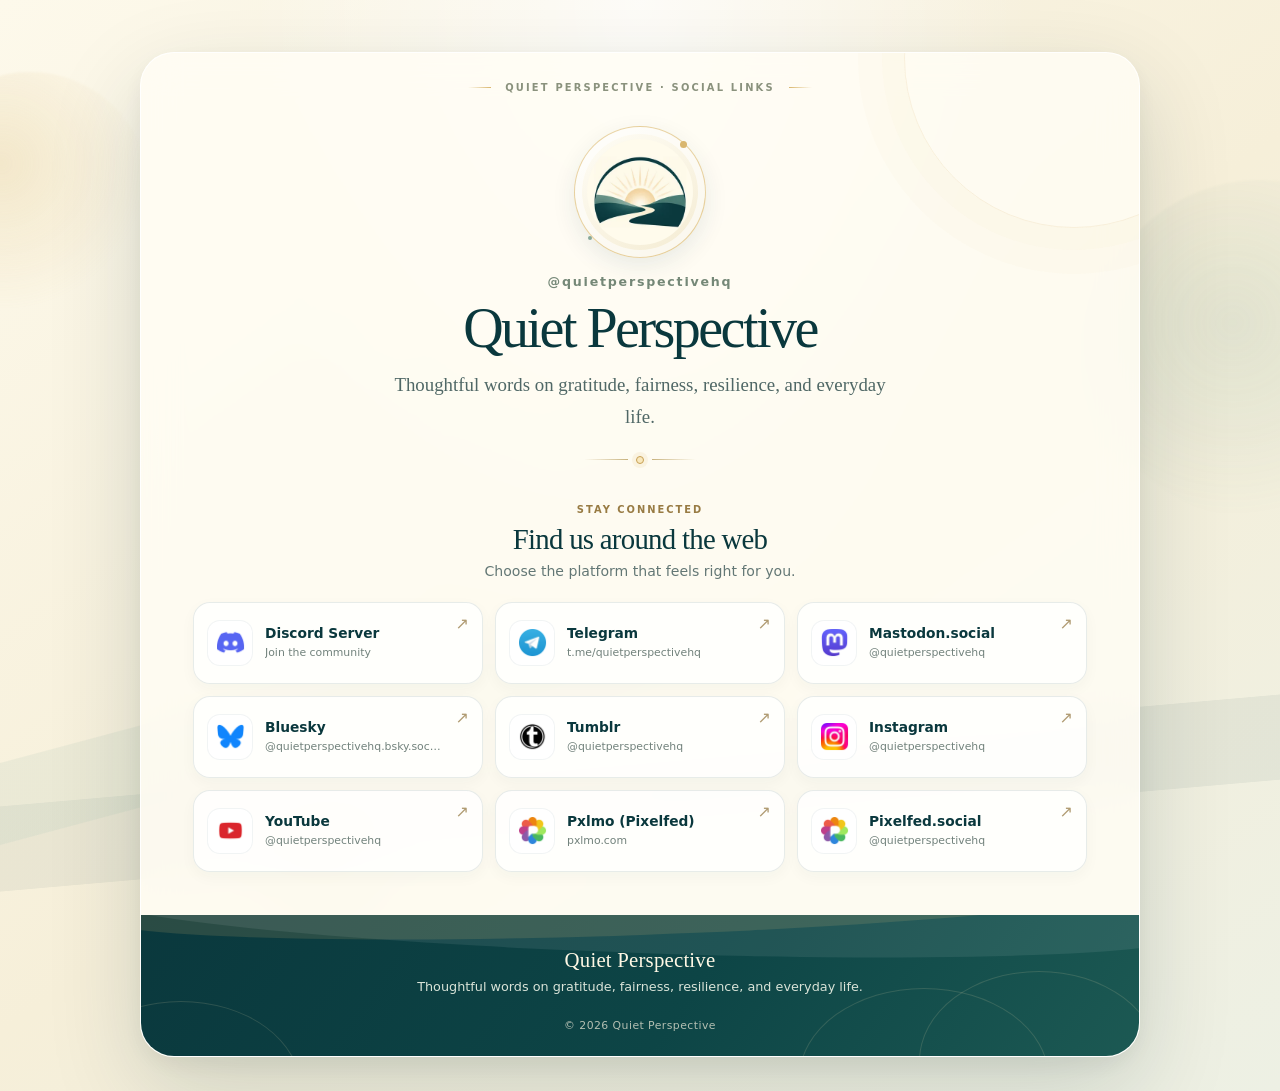
<file: index.html>
<!doctype html>
<html lang="en">
<head>
  <meta charset="utf-8">
  <meta name="viewport" content="width=device-width, initial-scale=1">
  <meta name="theme-color" content="#0a383d">
  <meta name="color-scheme" content="light">
  <meta name="description" content="Quiet Perspective — Thoughtful words on gratitude, fairness, resilience, and everyday life.">
  <meta name="author" content="Quiet Perspective">
  <meta name="robots" content="index, follow">

  <link rel="canonical" href="https://quietperspectivehq.github.io/">
  <link rel="describedby" type="text/markdown" href="/llms.txt">
  <link rel="sitemap" type="application/xml" href="/sitemap.xml">
  <link rel="ard" type="application/json" href="/.well-known/ard.json">
  <link rel="preload" as="image" href="images/brand-mark.webp" fetchpriority="high">

  <meta property="og:type" content="website">
  <meta property="og:site_name" content="Quiet Perspective">
  <meta property="og:title" content="Quiet Perspective — Thoughtful words for everyday life">
  <meta property="og:description" content="Thoughtful words on gratitude, fairness, resilience, and everyday life.">
  <meta property="og:url" content="https://quietperspectivehq.github.io/">
  <meta property="og:image" content="https://quietperspectivehq.github.io/images/og-image.jpg">
  <meta property="og:image:secure_url" content="https://quietperspectivehq.github.io/images/og-image.jpg">
  <meta property="og:image:type" content="image/jpeg">
  <meta property="og:image:width" content="1200">
  <meta property="og:image:height" content="630">
  <meta property="og:image:alt" content="Quiet Perspective — a sunrise over a winding path and green hills.">

  <meta name="twitter:card" content="summary_large_image">
  <meta name="twitter:title" content="Quiet Perspective — Thoughtful words for everyday life">
  <meta name="twitter:description" content="Thoughtful words on gratitude, fairness, resilience, and everyday life.">
  <meta name="twitter:image" content="https://quietperspectivehq.github.io/images/og-image.jpg">
  <meta name="twitter:image:alt" content="Quiet Perspective — a sunrise over a winding path and green hills.">

  <title>Quiet Perspective — Thoughtful words for everyday life</title>

  <!-- Browser, pinned-tab and home-screen icons; assets stay in images/favicon/. -->
  <link rel="icon" href="images/favicon/favicon.ico" type="image/x-icon">
  <link rel="icon" type="image/svg+xml" href="images/favicon/favicon.svg" sizes="any">
  <link rel="icon" type="image/png" sizes="48x48" href="images/favicon/favicon-48x48.png">
  <link rel="icon" type="image/png" sizes="32x32" href="images/favicon/favicon-32x32.png">
  <link rel="icon" type="image/png" sizes="16x16" href="images/favicon/favicon-16x16.png">
  <link rel="apple-touch-icon" sizes="180x180" href="images/favicon/apple-touch-icon.png">
  <link rel="mask-icon" href="images/favicon/safari-pinned-tab.svg" color="#0a383d">
  <link rel="manifest" href="/site.webmanifest">

  <link rel="stylesheet" href="styles.css?v=20261123-1">
  <script src="script.js?v=20261123-1" defer></script>

  <script type="application/ld+json">
  {
    "@context": "https://schema.org",
    "@type": "Organization",
    "name": "Quiet Perspective",
    "url": "https://quietperspectivehq.github.io/",
    "logo": "https://quietperspectivehq.github.io/images/brand-mark.webp",
    "sameAs": [
      "https://discord.gg/sKGpeuPsy3",
      "https://t.me/quietperspectivehq",
      "https://mastodon.social/@quietperspectivehq",
      "https://bsky.app/profile/quietperspectivehq.bsky.social",
      "https://www.tumblr.com/quietperspectivehq",
      "https://instagram.com/quietperspectivehq",
      "https://youtube.com/@quietperspectivehq",
      "https://pxlmo.com/quietperspectivehq",
      "https://pixelfed.social/quietperspectivehq"
    
    ]
  }
  </script>
</head>
<body>
  <div class="ambient ambient--one" aria-hidden="true"></div>
  <div class="ambient ambient--two" aria-hidden="true"></div>
  <div class="ambient ambient--three" aria-hidden="true"></div>

  <main class="page-shell">
    <section class="profile-card" aria-labelledby="page-title">
      <div class="topline" aria-hidden="true">
        <span class="topline-mark"></span>
        <span class="topline-text">QUIET PERSPECTIVE · SOCIAL LINKS</span>
        <span class="topline-mark"></span>
      </div>

      <header class="profile-header">
        <div class="logo-halo">
          <img
            class="brand-mark"
            src="images/brand-mark.webp"
            alt="Quiet Perspective sunrise and landscape emblem"
            width="132"
            height="132"
            fetchpriority="high"
            decoding="async">
        </div>
        <p class="handle">@quietperspectivehq</p>
        <h1 id="page-title">Quiet Perspective</h1>
        <p class="tagline">Thoughtful words on gratitude, fairness, resilience, and everyday life.</p>
        <div class="sunrise-rule" aria-hidden="true"><span></span><i></i><span></span></div>
      </header>

      <section class="links-section" aria-labelledby="links-title">
        <div class="section-heading">
          <span class="section-kicker">STAY CONNECTED</span>
          <h2 id="links-title">Find us around the web</h2>
          <p>Choose the platform that feels right for you.</p>
        </div>

        <nav class="social-grid" aria-label="Quiet Perspective social media and community links">
          <a class="social-card" href="https://discord.gg/sKGpeuPsy3" target="_blank" rel="noopener noreferrer" aria-label="Discord Server — opens in a new tab">
            <span class="social-icon"><img src="images/social/discord.webp" alt="" width="48" height="48" loading="eager" fetchpriority="high" decoding="async"></span>
            <span class="social-copy"><span class="social-name">Discord Server</span><span class="social-detail">Join the community</span></span>
            <span class="social-arrow" aria-hidden="true">↗</span>
          </a>
          <a class="social-card" href="https://t.me/quietperspectivehq" target="_blank" rel="noopener noreferrer" aria-label="Telegram — opens in a new tab">
            <span class="social-icon"><img src="images/social/telegram.webp" alt="" width="48" height="48" loading="lazy" decoding="async"></span>
            <span class="social-copy"><span class="social-name">Telegram</span><span class="social-detail">t.me/quietperspectivehq</span></span>
            <span class="social-arrow" aria-hidden="true">↗</span>
          </a>
          <a class="social-card" href="https://mastodon.social/@quietperspectivehq" target="_blank" rel="noopener noreferrer" aria-label="Mastodon.social — opens in a new tab">
            <span class="social-icon"><img src="images/social/mastodon.webp" alt="" width="48" height="48" loading="lazy" decoding="async"></span>
            <span class="social-copy"><span class="social-name">Mastodon.social</span><span class="social-detail">@quietperspectivehq</span></span>
            <span class="social-arrow" aria-hidden="true">↗</span>
          </a>
          <a class="social-card" href="https://bsky.app/profile/quietperspectivehq.bsky.social" target="_blank" rel="noopener noreferrer" aria-label="Bluesky — opens in a new tab">
            <span class="social-icon"><img src="images/social/bluesky.webp" alt="" width="48" height="48" loading="lazy" decoding="async"></span>
            <span class="social-copy"><span class="social-name">Bluesky</span><span class="social-detail">@quietperspectivehq.bsky.social</span></span>
            <span class="social-arrow" aria-hidden="true">↗</span>
          </a>
          <a class="social-card" href="https://www.tumblr.com/quietperspectivehq" target="_blank" rel="noopener noreferrer" aria-label="Tumblr — opens in a new tab">
            <span class="social-icon"><img src="images/social/tumblr.webp" alt="" width="48" height="48" loading="lazy" decoding="async"></span>
            <span class="social-copy"><span class="social-name">Tumblr</span><span class="social-detail">@quietperspectivehq</span></span>
            <span class="social-arrow" aria-hidden="true">↗</span>
          </a>
          <a class="social-card" href="https://instagram.com/quietperspectivehq" target="_blank" rel="noopener noreferrer" aria-label="Instagram — opens in a new tab">
            <span class="social-icon"><img src="images/social/instagram.webp" alt="" width="48" height="48" loading="lazy" decoding="async"></span>
            <span class="social-copy"><span class="social-name">Instagram</span><span class="social-detail">@quietperspectivehq</span></span>
            <span class="social-arrow" aria-hidden="true">↗</span>
          </a>
          <a class="social-card" href="https://youtube.com/@quietperspectivehq" target="_blank" rel="noopener noreferrer" aria-label="YouTube — opens in a new tab">
            <span class="social-icon"><img src="images/social/youtube.webp" alt="" width="48" height="48" loading="lazy" decoding="async"></span>
            <span class="social-copy"><span class="social-name">YouTube</span><span class="social-detail">@quietperspectivehq</span></span>
            <span class="social-arrow" aria-hidden="true">↗</span>
          </a>
          <a class="social-card" href="https://pxlmo.com/quietperspectivehq" target="_blank" rel="noopener noreferrer" aria-label="Pxlmo (Pixelfed) — opens in a new tab">
            <span class="social-icon"><img src="images/social/pixelfed.webp" alt="" width="48" height="48" loading="lazy" decoding="async"></span>
            <span class="social-copy"><span class="social-name">Pxlmo (Pixelfed)</span><span class="social-detail">pxlmo.com</span></span>
            <span class="social-arrow" aria-hidden="true">↗</span>
          </a>
          <a class="social-card" href="https://pixelfed.social/quietperspectivehq" target="_blank" rel="noopener noreferrer" aria-label="Pixelfed.social — opens in a new tab">
            <span class="social-icon"><img src="images/social/pixelfed.webp" alt="" width="48" height="48" loading="lazy" decoding="async"></span>
            <span class="social-copy"><span class="social-name">Pixelfed.social</span><span class="social-detail">@quietperspectivehq</span></span>
            <span class="social-arrow" aria-hidden="true">↗</span>
          </a>

        </nav>
      </section>

      <footer class="profile-footer">
        <div class="footer-wave" aria-hidden="true"><span></span><span></span><span></span></div>
        <p class="footer-brand">Quiet Perspective</p>
        <p class="footer-note">Thoughtful words on gratitude, fairness, resilience, and everyday life.</p>
        <p class="copyright">© <span id="current-year">2026</span> Quiet Perspective</p>
      </footer>
    </section>
  </main>
</body>
</html>
</file>
<file: styles.css>
/* Quiet Perspective — responsive brand styles */
:root {
  color-scheme: light;
  --evergreen: #0a383d;
  --evergreen-deep: #062c30;
  --evergreen-mid: #285d5d;
  --sage: #a9c2b4;
  --ivory: #fefaeb;
  --paper: #fffdf5;
  --sand: #efe4c8;
  --gold: #d9b66d;
  --gold-soft: #efdbad;
  --ink-soft: #637775;
  --shadow: 0 34px 95px rgba(6, 44, 48, .16), 0 8px 24px rgba(6, 44, 48, .06);
  --card-width: 1000px;
}

*,
*::before,
*::after { box-sizing: border-box; }

html {
  min-width: 320px;
  -webkit-text-size-adjust: 100%;
  text-size-adjust: 100%;
}

body {
  min-width: 320px;
  min-height: 100vh;
  min-height: 100svh;
  margin: 0;
  overflow-x: hidden;
  color: var(--evergreen);
  background:
    radial-gradient(ellipse at 50% 0%, rgba(255,255,255,.78), transparent 43%),
    linear-gradient(145deg, #fdf9eb 0%, #f6efd9 52%, #edf0e4 100%);
  font-family: Inter, ui-sans-serif, system-ui, -apple-system, BlinkMacSystemFont, "Segoe UI", sans-serif;
  -webkit-font-smoothing: antialiased;
  text-rendering: optimizeLegibility;
}

body::before {
  position: fixed;
  z-index: 0;
  inset: auto 0 0;
  height: 27vh;
  min-height: 180px;
  content: "";
  background:
    linear-gradient(165deg, transparent 0 18%, rgba(169,194,180,.16) 18.2% 32%, transparent 32.2%),
    linear-gradient(175deg, transparent 0 42%, rgba(10,56,61,.055) 42.2% 66%, transparent 66.2%);
  pointer-events: none;
}

.ambient {
  position: fixed;
  z-index: 0;
  border-radius: 50%;
  pointer-events: none;
  filter: blur(1px);
  opacity: .52;
  animation: drift 13s ease-in-out infinite alternate;
}
.ambient--one {
  width: 240px; height: 240px; top: 8%; left: -90px;
  background: radial-gradient(circle at 38% 38%, rgba(217,182,109,.45), rgba(217,182,109,0) 70%);
}
.ambient--two {
  width: 340px; height: 340px; top: 20%; right: -150px;
  background: radial-gradient(circle at 42% 42%, rgba(88,139,125,.24), rgba(88,139,125,0) 70%);
  animation-delay: -4s;
}
.ambient--three {
  width: 190px; height: 190px; bottom: -55px; left: 18%;
  background: radial-gradient(circle at 50% 50%, rgba(217,182,109,.23), rgba(217,182,109,0) 70%);
  animation-delay: -8s;
}

.page-shell {
  position: relative;
  z-index: 1;
  display: flex;
  min-height: 100vh;
  min-height: 100svh;
  flex-direction: column;
  align-items: center;
  justify-content: center;
  padding: clamp(22px, 4.2vw, 52px) clamp(10px, 2.5vw, 28px) clamp(20px, 3vw, 34px);
}

.profile-card {
  position: relative;
  isolation: isolate;
  width: min(100%, var(--card-width));
  overflow: hidden;
  border: 1px solid rgba(255,255,255,.9);
  border-radius: clamp(23px, 3vw, 34px);
  background: rgba(255,253,245,.92);
  box-shadow: var(--shadow);
  animation: card-arrive .8s cubic-bezier(.2,.75,.25,1) both, card-float 9s ease-in-out 900ms infinite;
}
@supports ((backdrop-filter: blur(1px)) or (-webkit-backdrop-filter: blur(1px))) {
  .profile-card {
    background: rgba(255,253,245,.84);
    -webkit-backdrop-filter: blur(18px);
    backdrop-filter: blur(18px);
  }
}
.profile-card::before {
  position: absolute;
  z-index: -1;
  top: -165px;
  right: -105px;
  width: 340px;
  height: 340px;
  border: 1px solid rgba(217,182,109,.16);
  border-radius: 50%;
  box-shadow: 0 0 0 22px rgba(217,182,109,.035), 0 0 0 46px rgba(217,182,109,.025);
  content: "";
  pointer-events: none;
}

.topline {
  display: flex;
  align-items: center;
  justify-content: center;
  gap: 14px;
  padding: 29px 24px 0;
  color: #8a927d;
  font-size: .62rem;
  font-weight: 750;
  letter-spacing: .22em;
  text-align: center;
}
.topline-mark {
  width: 23px;
  height: 1px;
  flex: 0 1 23px;
  background: linear-gradient(90deg, transparent, var(--gold));
}
.topline-mark:last-child { transform: rotate(180deg); }
.topline-text { white-space: nowrap; }

.profile-header {
  display: flex;
  flex-direction: column;
  align-items: center;
  padding: 33px 36px 18px;
  text-align: center;
}
.logo-halo {
  position: relative;
  display: grid;
  width: 132px;
  height: 132px;
  flex: 0 0 auto;
  place-items: center;
  margin-bottom: 16px;
  border: 1px solid rgba(217,182,109,.56);
  border-radius: 50%;
  background: linear-gradient(145deg, #fffef8, #f4ebd1);
  box-shadow: 0 8px 24px rgba(10,56,61,.09), inset 0 0 0 7px rgba(255,255,255,.6);
}
.logo-halo::before,
.logo-halo::after {
  position: absolute;
  width: 7px;
  height: 7px;
  border-radius: 50%;
  background: var(--gold);
  content: "";
}
.logo-halo::before { top: 14px; right: 18px; }
.logo-halo::after { bottom: 17px; left: 13px; width: 4px; height: 4px; background: #87a899; }
.brand-mark {
  display: block;
  width: 106px;
  height: 106px;
  border-radius: 50%;
  object-fit: cover;
}
.handle {
  margin: 0 0 9px;
  color: #758877;
  font-size: .79rem;
  font-weight: 650;
  letter-spacing: .14em;
}
h1, h2, p { margin-top: 0; }
h1 {
  margin-bottom: 11px;
  color: var(--evergreen);
  font-family: Georgia, "Times New Roman", serif;
  font-size: clamp(2.25rem, 5vw, 3.5rem);
  font-weight: 500;
  letter-spacing: -.045em;
  line-height: 1.08;
}
.tagline {
  max-width: 510px;
  margin-bottom: 0;
  color: #506866;
  font-family: Georgia, "Times New Roman", serif;
  font-size: clamp(1rem, 2vw, 1.18rem);
  line-height: 1.65;
}
.sunrise-rule {
  display: flex;
  width: 138px;
  align-items: center;
  justify-content: center;
  gap: 8px;
  margin-top: 24px;
}
.sunrise-rule span {
  width: 44px;
  height: 1px;
  background: linear-gradient(90deg, transparent, #c8b37e);
}
.sunrise-rule span:last-child { transform: rotate(180deg); }
.sunrise-rule i {
  display: block;
  width: 8px;
  height: 8px;
  border: 1px solid #c69f54;
  border-radius: 50%;
  background: #f9e8bd;
  box-shadow: 0 0 0 4px rgba(217,182,109,.12);
}

.links-section { padding: 16px 52px 43px; }
.section-heading { margin-bottom: 23px; text-align: center; }
.section-kicker {
  display: inline-block;
  margin-bottom: 8px;
  color: #987b43;
  font-size: .62rem;
  font-weight: 800;
  letter-spacing: .2em;
}
h2 {
  margin-bottom: 7px;
  color: var(--evergreen);
  font-family: Georgia, "Times New Roman", serif;
  font-size: clamp(1.42rem, 3vw, 1.8rem);
  font-weight: 500;
  letter-spacing: -.025em;
}
.section-heading p { margin-bottom: 0; color: var(--ink-soft); font-size: .88rem; }
.social-grid {
  display: grid;
  grid-template-columns: repeat(3, minmax(0, 1fr));
  gap: 12px;
}
.social-card {
  position: relative;
  display: grid;
  min-width: 0;
  min-height: 82px;
  grid-template-columns: 46px minmax(0, 1fr) 16px;
  align-items: center;
  gap: 12px;
  padding: 13px;
  border: 1px solid rgba(10,56,61,.095);
  border-radius: 17px;
  background: rgba(255,255,255,.78);
  color: inherit;
  text-decoration: none;
  box-shadow: 0 5px 15px rgba(10,56,61,.035);
  -webkit-tap-highlight-color: transparent;
  transition: transform .22s ease, border-color .22s ease, background .22s ease, box-shadow .22s ease;
}
.social-card:focus-visible {
  z-index: 2;
  outline: 3px solid rgba(194,158,87,.88);
  outline-offset: 3px;
  background: #fffef9;
  box-shadow: 0 8px 22px rgba(10,56,61,.1);
}
.social-icon {
  display: grid;
  width: 46px;
  height: 46px;
  place-items: center;
  overflow: hidden;
  border: 1px solid rgba(10,56,61,.055);
  border-radius: 13px;
  background: #fff;
  transition: transform .22s ease, box-shadow .22s ease;
}
.social-icon img { display: block; width: 31px; height: 31px; object-fit: contain; }
.social-copy { display: flex; min-width: 0; flex-direction: column; gap: 4px; }
.social-name {
  overflow: hidden;
  color: var(--evergreen);
  font-size: .86rem;
  font-weight: 760;
  line-height: 1.2;
  text-overflow: ellipsis;
  white-space: nowrap;
}
.social-detail {
  overflow: hidden;
  color: #72827c;
  font-size: .68rem;
  line-height: 1.3;
  text-overflow: ellipsis;
  white-space: nowrap;
}
.social-arrow {
  justify-self: end;
  align-self: start;
  color: #9d8350;
  font-size: 1rem;
  line-height: 1;
  opacity: .8;
  transition: transform .22s ease, opacity .22s ease;
}

@media (hover: hover) and (pointer: fine) {
  .social-card:hover {
    z-index: 1;
    transform: translateY(-3px);
    border-color: rgba(194,158,87,.62);
    background: #fffef9;
    box-shadow: 0 12px 24px rgba(10,56,61,.095);
  }
  .social-card:hover .social-icon {
    transform: scale(1.045) rotate(-2deg);
    box-shadow: 0 4px 11px rgba(10,56,61,.08);
  }
  .social-card:hover .social-arrow { transform: translate(2px,-2px); opacity: 1; }
}
.social-card:active { transform: translateY(-1px) scale(.995); }

.profile-footer {
  position: relative;
  overflow: hidden;
  padding: 33px 24px 24px;
  background: linear-gradient(125deg, #0a383d 0%, #0d4546 55%, #1c5953 100%);
  color: #fbf7e9;
  text-align: center;
}
.profile-footer::before,
.profile-footer::after {
  position: absolute;
  z-index: 0;
  right: -6%;
  left: -6%;
  height: 80px;
  border-radius: 50%;
  content: "";
  pointer-events: none;
}
.profile-footer::before { top: -60px; background: rgba(217,182,109,.15); transform: rotate(-2deg); }
.profile-footer::after { top: -42px; background: rgba(255,253,245,.08); transform: rotate(2deg); }
.footer-wave { position: absolute; inset: 0; overflow: hidden; pointer-events: none; }
.footer-wave span {
  position: absolute;
  right: -20px;
  bottom: -95px;
  width: 240px;
  height: 180px;
  border: 1px solid rgba(240,219,173,.15);
  border-radius: 50%;
}
.footer-wave span:nth-child(2) { right: 90px; bottom: -112px; width: 250px; height: 180px; }
.footer-wave span:nth-child(3) { right: auto; bottom: -120px; left: -80px; width: 240px; height: 175px; }
.footer-brand, .footer-note, .copyright { position: relative; z-index: 1; }
.footer-brand {
  margin-bottom: 5px;
  color: #fff8e5;
  font-family: Georgia, "Times New Roman", serif;
  font-size: 1.3rem;
  letter-spacing: .01em;
}
.footer-note { margin-bottom: 22px; color: #d9e3d8; font-size: .8rem; line-height: 1.55; }
.copyright { margin-bottom: 0; color: rgba(244,239,220,.72); font-size: .68rem; letter-spacing: .04em; }

@keyframes drift {
  from { transform: translate3d(0, -8px, 0) scale(1); }
  to { transform: translate3d(12px, 18px, 0) scale(1.06); }
}
@keyframes card-arrive {
  from { transform: translateY(14px) scale(.995); }
  to { transform: translateY(0) scale(1); }
}
@keyframes card-float {
  0%, 100% { translate: 0 0; }
  50% { translate: 0 -4px; }
}
/* Give medium-width tablets more room for platform names: two columns until 620px. */
@media (max-width: 1000px) {
  .profile-card { width: min(100%, 760px); }
  .links-section { padding-right: clamp(22px, 5vw, 42px); padding-left: clamp(22px, 5vw, 42px); }
  .social-grid { grid-template-columns: repeat(2, minmax(0, 1fr)); }
}

@media (max-width: 620px) {
  .page-shell { justify-content: flex-start; padding: 16px 10px 18px; }
  .profile-card { width: 100%; border-radius: 23px; }
  .topline { gap: 9px; padding: 23px 12px 0; font-size: .53rem; letter-spacing: .15em; }
  .topline-mark { width: 15px; flex-basis: 15px; }
  .profile-header { padding: 27px 20px 15px; }
  .logo-halo { width: 112px; height: 112px; margin-bottom: 14px; }
  .brand-mark { width: 90px; height: 90px; }
  h1 { font-size: clamp(2.05rem, 9.6vw, 2.8rem); }
  .tagline { max-width: 360px; font-size: 1rem; }
  .links-section { padding: 14px 15px 27px; }
  .section-heading { margin-bottom: 19px; }
  .social-grid { grid-template-columns: minmax(0, 1fr); gap: 9px; }
  .social-card { min-height: 74px; padding: 11px 13px; }
  .social-icon { width: 44px; height: 44px; }
  .social-card { grid-template-columns: 44px minmax(0, 1fr) 16px; }
  .social-name { font-size: .88rem; }
  .social-detail { font-size: .7rem; }
  .profile-footer { padding: 30px 18px 21px; }
}

@media (max-width: 360px) {
  .page-shell { padding-right: 7px; padding-left: 7px; }
  .topline { gap: 7px; font-size: .49rem; letter-spacing: .12em; }
  .topline-mark { flex-basis: 12px; }
  .profile-header { padding-right: 15px; padding-left: 15px; }
  .links-section { padding-right: 11px; padding-left: 11px; }
  .social-card { gap: 10px; padding-right: 10px; padding-left: 10px; }
  .footer-note { max-width: 270px; margin-right: auto; margin-left: auto; }
}

@media (max-height: 760px) and (min-width: 621px) {
  .page-shell { justify-content: flex-start; }
}

@media (prefers-reduced-motion: reduce) {
  *, *::before, *::after {
    scroll-behavior: auto !important;
    animation-duration: .01ms !important;
    animation-iteration-count: 1 !important;
    transition-duration: .01ms !important;
  }
  .profile-card { animation: none; }
}
</file>
